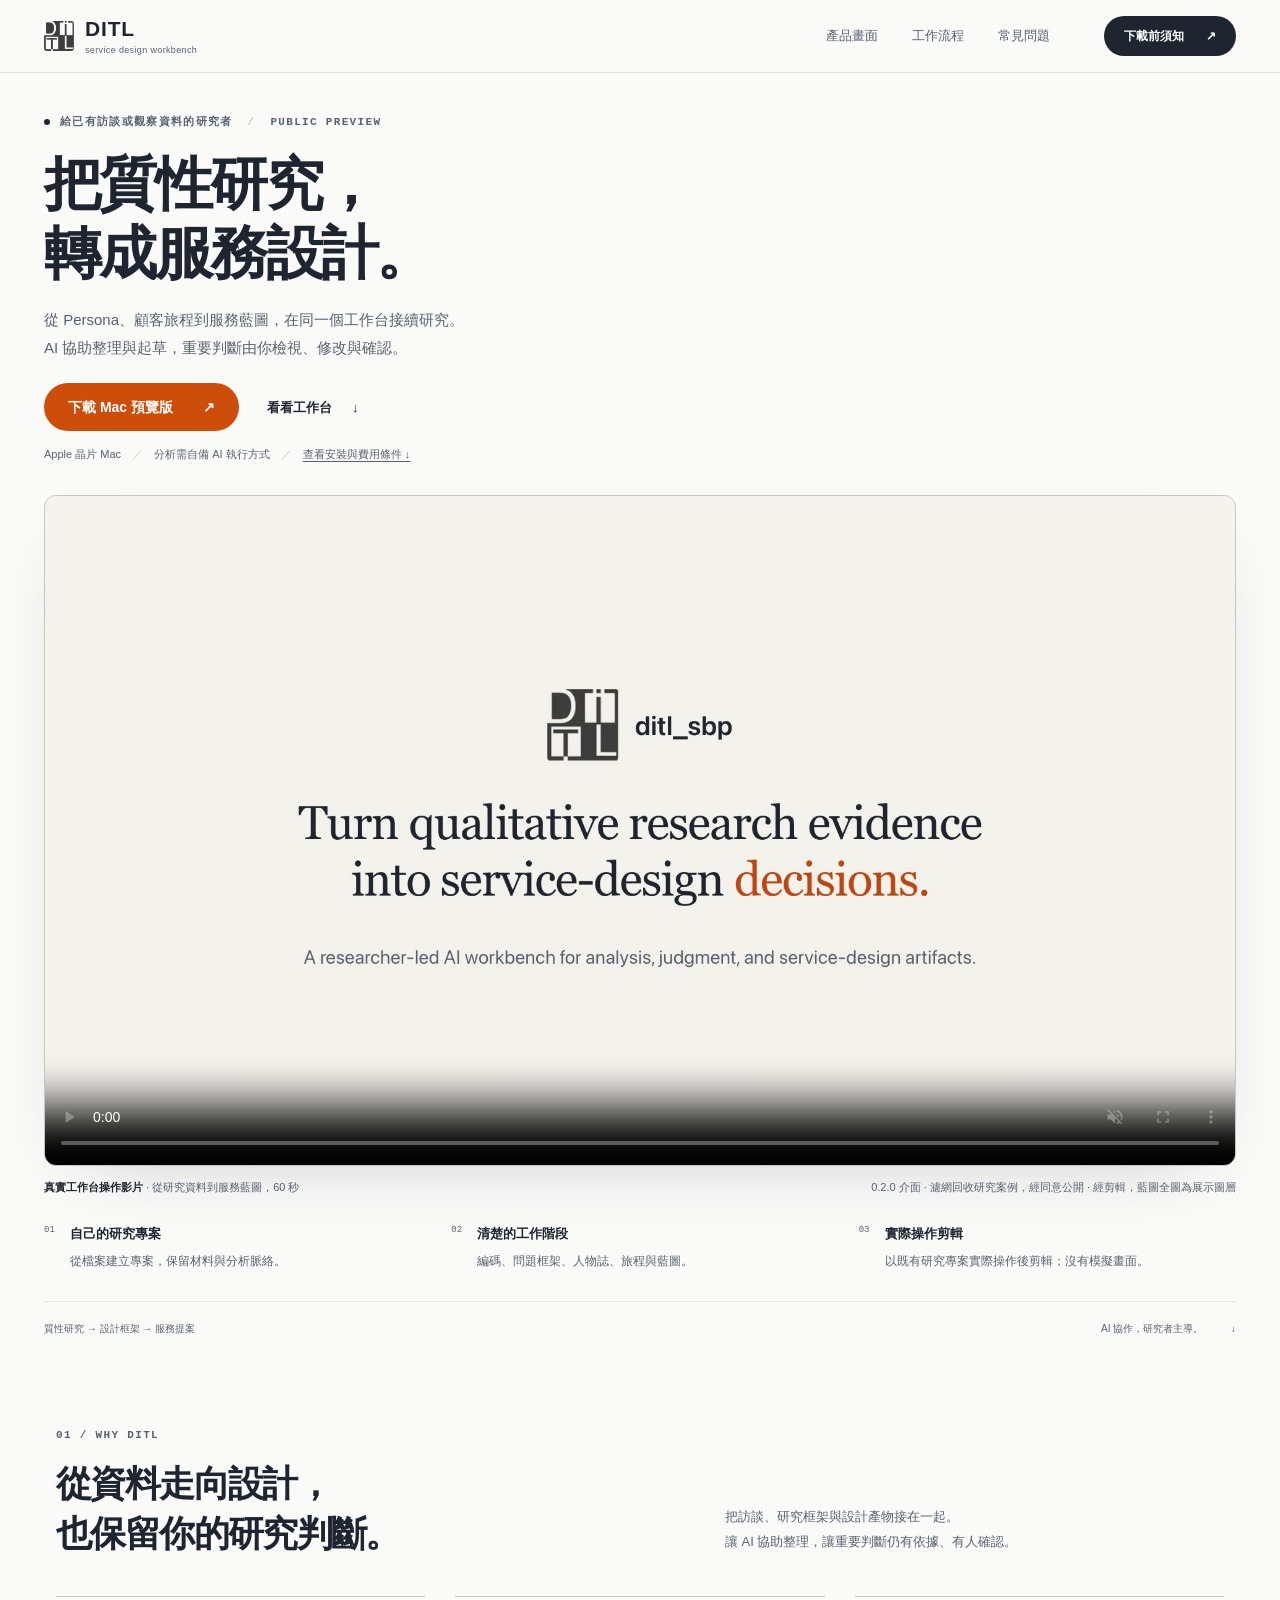
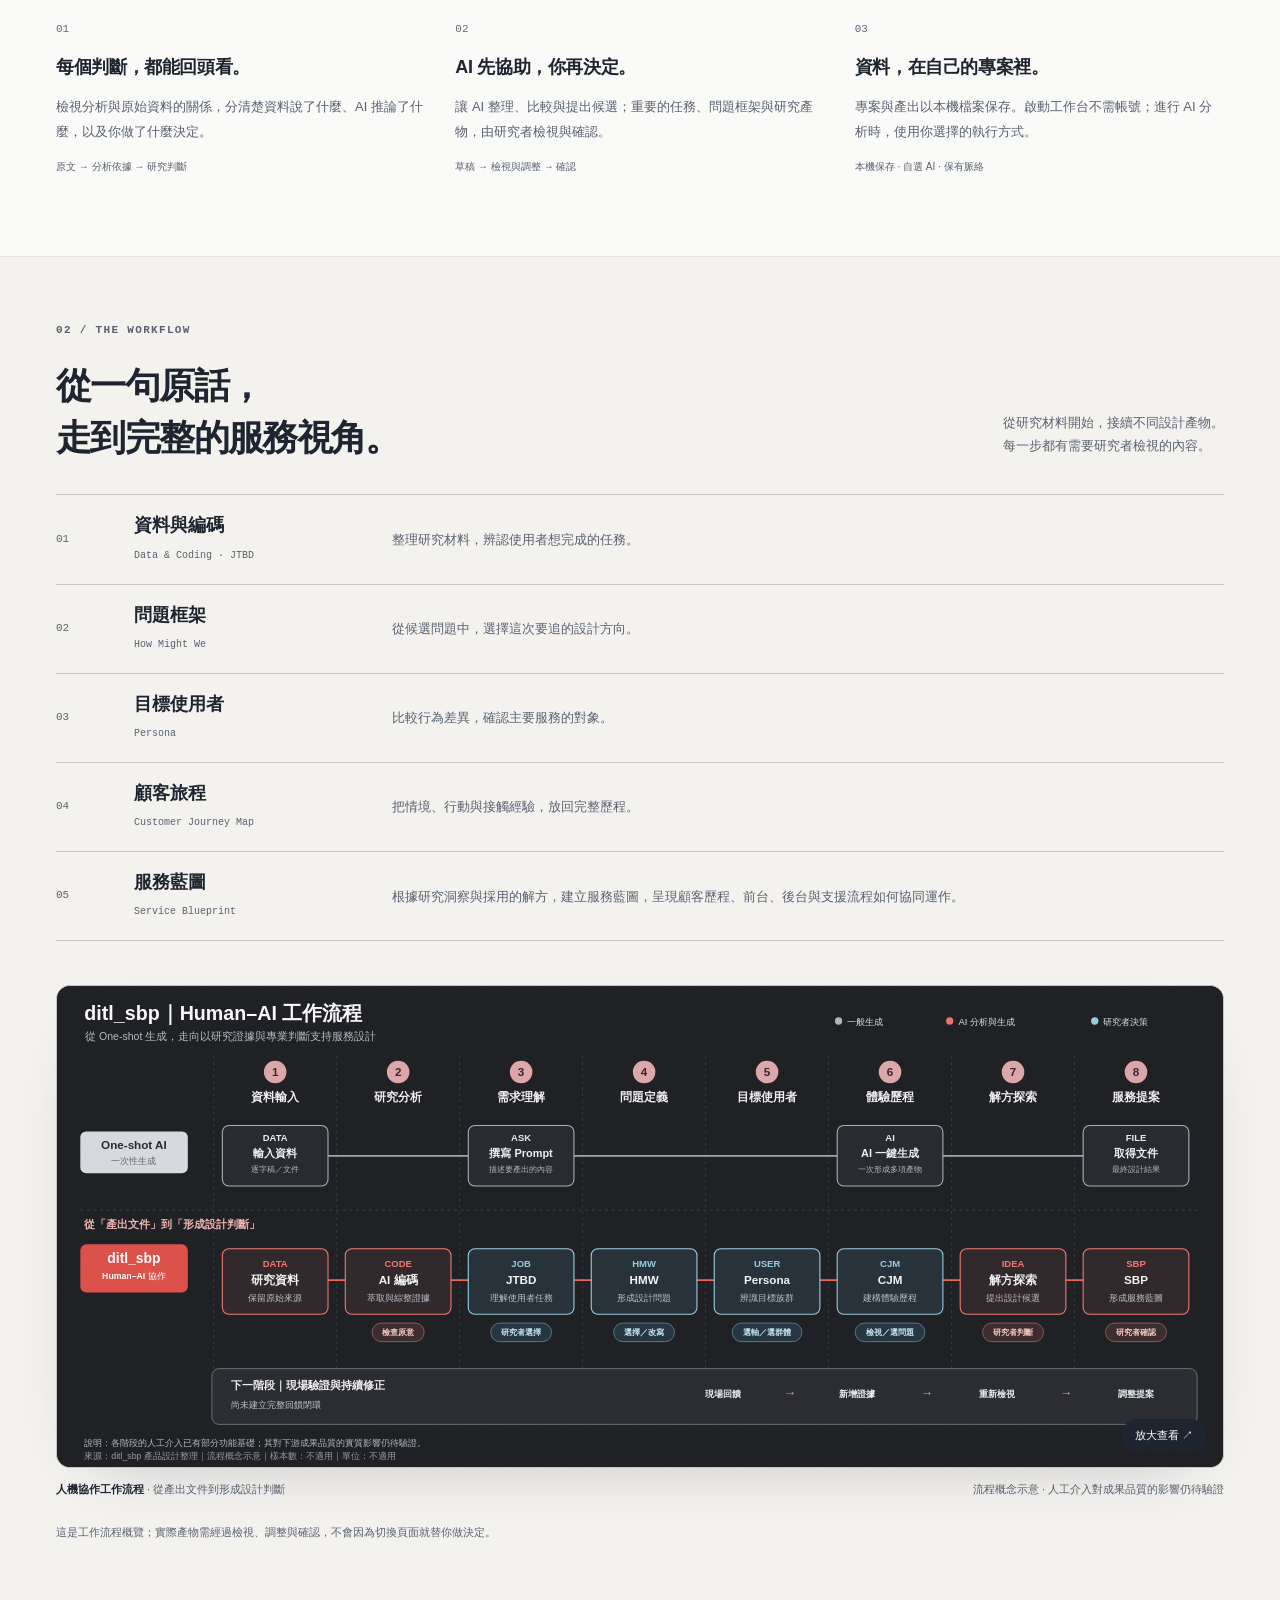
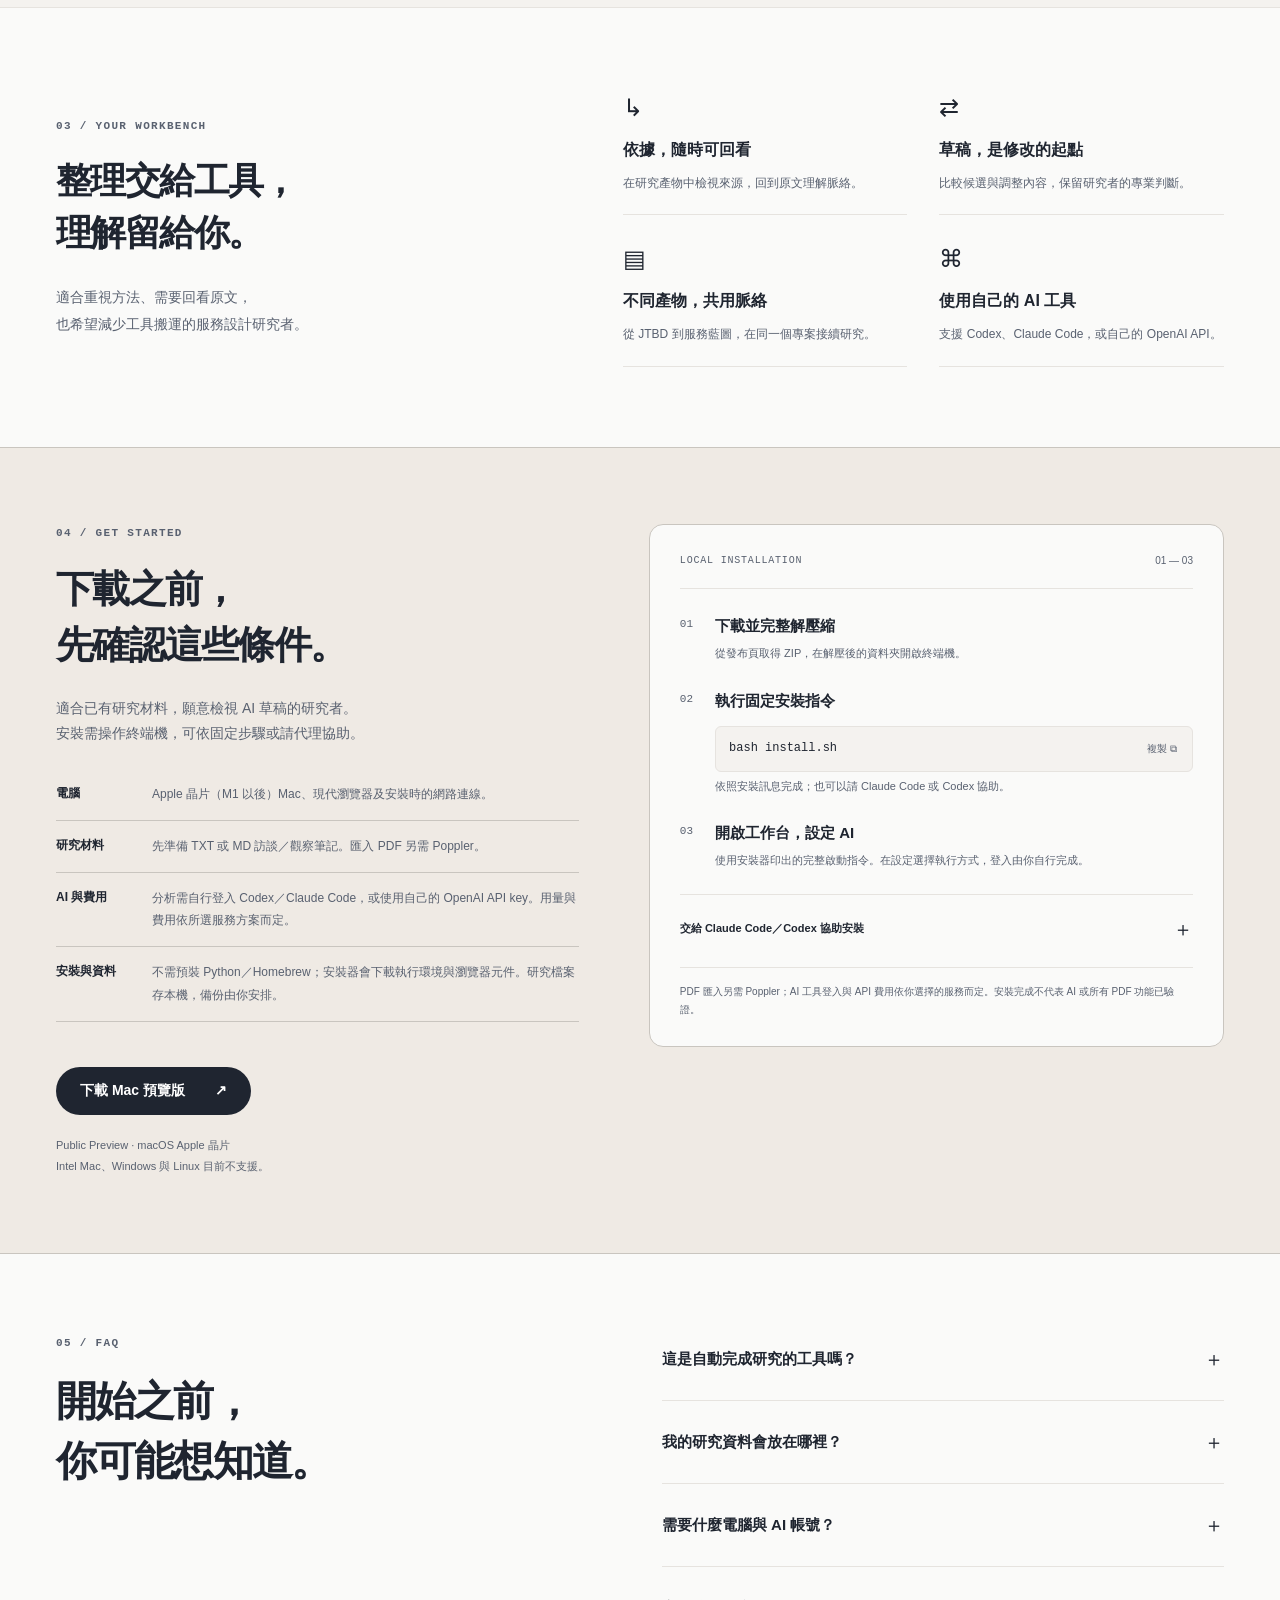
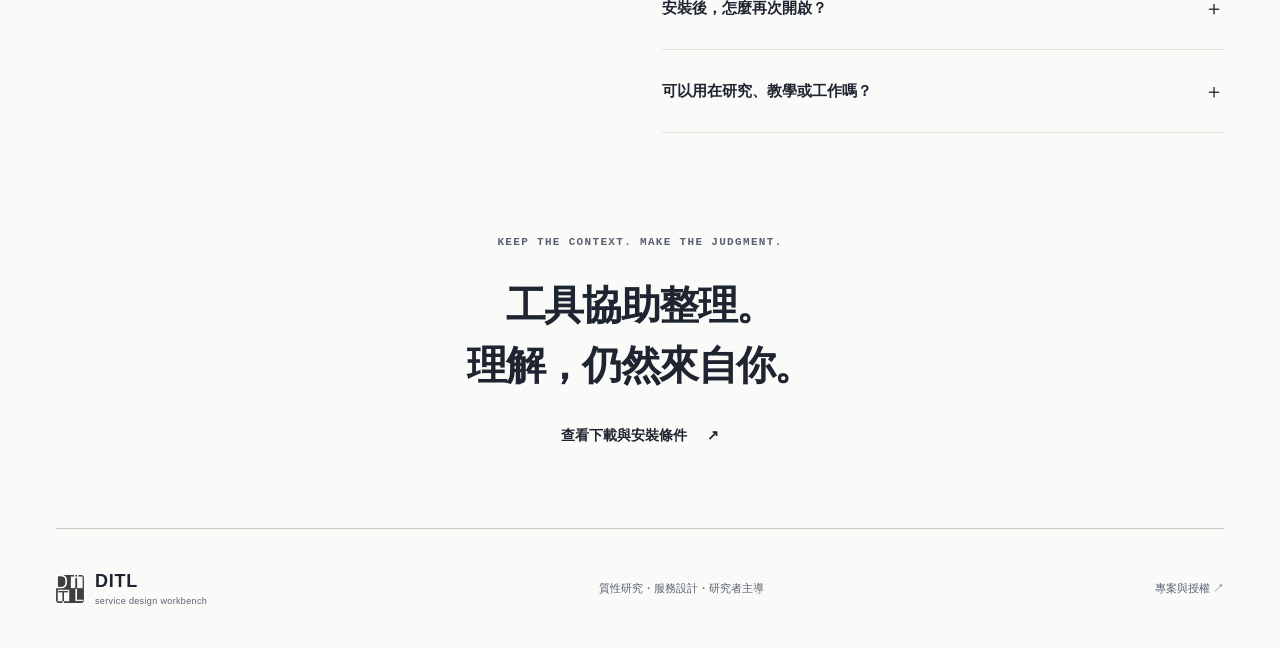
<file: index.html>
<!doctype html>
<html lang="zh-Hant">
<head>
<meta charset="utf-8"><meta name="viewport" content="width=device-width,initial-scale=1">
<meta name="description" content="DITL 服務設計研究工作台：讓 AI 協助整理質性資料、形成 HMW、Persona、顧客旅程與服務藍圖，讓研究者保有判斷與證據脈絡。">
<meta name="theme-color" content="#f4f2ef">
<title>DITL — 將質性研究轉成服務設計產物的 AI 協作工作台</title>
<link rel="icon" href="assets/favicon.png"><link rel="stylesheet" href="tokens.css"><link rel="stylesheet" href="styles.css">
<script src="app.js" defer></script>
</head>
<body>
<a class="skip" href="#main">跳到主要內容</a>
<header class="header"><div class="nav-wrap"><a class="brand" href="#" aria-label="DITL 首頁"><img src="assets/mark.png" alt="" width="30" height="30"><span>DITL<span class="brand-sub">service design workbench</span></span></a><nav aria-label="主導覽"><a href="#product">產品畫面</a><a href="#workflow">工作流程</a><a href="#faq">常見問題</a></nav><a class="button dark nav-cta" href="#start">下載前須知 <span aria-hidden="true">↗</span></a></div></header>
<main id="main">
<section class="hero wrap" aria-labelledby="hero-title">
<div class="hero-heading"><div class="eyebrow"><span class="status-dot"></span> 給已有訪談或觀察資料的研究者 <span class="divider">/</span> PUBLIC PREVIEW</div><h1 id="hero-title">把質性研究，<br>轉成服務設計。</h1><p class="hero-copy">從 Persona、顧客旅程到服務藍圖，在同一個工作台接續研究。<br>AI 協助整理與起草，重要判斷由你檢視、修改與確認。</p><div class="hero-actions"><a class="button primary" href="https://github.com/ke22/ditl-sbp/releases/latest" target="_blank" rel="noopener noreferrer">下載 Mac 預覽版 <span aria-hidden="true">↗</span></a><a class="text-link" href="#product">看看工作台 <span aria-hidden="true">↓</span></a></div><p class="compat">Apple 晶片 Mac <span>／</span> 分析需自備 AI 執行方式 <span>／</span> <a href="#start">查看安裝與費用條件 ↓</a></p></div>


<figure class="product-shot product-film" id="product">
<video id="product-film" src="assets/ditl-sbp-demo.mp4" poster="assets/ditl-sbp-demo-poster.jpg" width="1920" height="1080" controls muted loop playsinline preload="metadata" aria-label="ditl_sbp 真實工作台操作影片，60 秒，有配樂、無旁白：以濾網回收研究為例，依序查看原文與編碼、選擇使用者任務與設計問題、選軸與目標族群、檢視顧客旅程，最後呈現服務藍圖。"></video>
<figcaption><span><b>真實工作台操作影片</b> · 從研究資料到服務藍圖，60 秒</span><span>0.2.0 介面 · 濾網回收研究案例，經同意公開 · 經剪輯，藍圖全圖為展示圖層</span></figcaption>
</figure>

<div class="screen-notes"><p><span>01</span><b>自己的研究專案</b>從檔案建立專案，保留材料與分析脈絡。</p><p><span>02</span><b>清楚的工作階段</b>編碼、問題框架、人物誌、旅程與藍圖。</p><p><span>03</span><b>實際操作剪輯</b>以既有研究專案實際操作後剪輯；沒有模擬畫面。</p></div>
<div class="hero-foot"><span>質性研究 → 設計框架 → 服務提案</span><span>AI 協作，研究者主導。 <span aria-hidden="true">↓</span></span></div>
</section>

<section id="approach" class="section wrap"><div class="section-intro"><p class="eyebrow">01 / WHY DITL</p><h2>從資料走向設計，<br>也保留你的研究判斷。</h2><p>把訪談、研究框架與設計產物接在一起。<br>讓 AI 協助整理，讓重要判斷仍有依據、有人確認。</p></div><div class="principles"><article><span class="principle-num">01</span><div><h3>每個判斷，都能回頭看。</h3><p>檢視分析與原始資料的關係，分清楚資料說了什麼、AI 推論了什麼，以及你做了什麼決定。</p><span class="mini-link">原文 → 分析依據 → 研究判斷</span></div></article><article><span class="principle-num">02</span><div><h3>AI 先協助，你再決定。</h3><p>讓 AI 整理、比較與提出候選；重要的任務、問題框架與研究產物，由研究者檢視與確認。</p><span class="mini-link">草稿 → 檢視與調整 → 確認</span></div></article><article><span class="principle-num">03</span><div><h3>資料，在自己的專案裡。</h3><p>專案與產出以本機檔案保存。啟動工作台不需帳號；進行 AI 分析時，使用你選擇的執行方式。</p><span class="mini-link">本機保存 · 自選 AI · 保有脈絡</span></div></article></div></section>
<section id="workflow" class="workflow-section"><div class="wrap"><div class="section-heading"><div><p class="eyebrow">02 / THE WORKFLOW</p><h2>從一句原話，<br>走到完整的服務視角。</h2></div><p>從研究材料開始，接續不同設計產物。<br>每一步都有需要研究者檢視的內容。</p></div><div class="workflow-list"><article><span class="step-no">01</span><div><h3>資料與編碼</h3><span>Data & Coding · JTBD</span></div><p>整理研究材料，辨認使用者想完成的任務。</p></article><article><span class="step-no">02</span><div><h3>問題框架</h3><span>How Might We</span></div><p>從候選問題中，選擇這次要追的設計方向。</p></article><article><span class="step-no">03</span><div><h3>目標使用者</h3><span>Persona</span></div><p>比較行為差異，確認主要服務的對象。</p></article><article><span class="step-no">04</span><div><h3>顧客旅程</h3><span>Customer Journey Map</span></div><p>把情境、行動與接觸經驗，放回完整歷程。</p></article><article><span class="step-no">05</span><div><h3>服務藍圖</h3><span>Service Blueprint</span></div><p>根據研究洞察與採用的解方，建立服務藍圖，呈現顧客歷程、前台、後台與支援流程如何協同運作。</p></article></div><figure class="product-shot workflow-diagram"><button type="button" id="open-workflow-diagram" aria-label="放大查看人機協作工作流程圖" aria-haspopup="dialog"><img src="assets/human-ai-workflow.svg" width="3200" height="1320" alt="比較兩種工作方式的流程圖。上方是一次性生成：輸入資料、撰寫 Prompt、AI 一鍵生成、取得文件。下方是 ditl_sbp 的人機協作：研究資料、AI 編碼（研究者檢查原意）、JTBD（研究者選擇）、HMW（選擇或改寫）、Persona（選軸與群體）、CJM（檢視並選問題）、解方探索（研究者判斷）、服務藍圖（研究者確認）。底部註明現場驗證與持續修正是下一階段，尚未建立完整回饋閉環。" loading="lazy"><span class="zoom-label">放大查看 ↗</span></button><figcaption><span><b>人機協作工作流程</b> · 從產出文件到形成設計判斷</span><span>流程概念示意 · 人工介入對成果品質的影響仍待驗證</span></figcaption></figure><p class="workflow-foot">這是工作流程概覽；實際產物需經過檢視、調整與確認，不會因為切換頁面就替你做決定。</p></div></section>
<section class="section wrap making-section"><div><p class="eyebrow">03 / YOUR WORKBENCH</p><h2>整理交給工具，<br>理解留給你。</h2><p class="section-copy">適合重視方法、需要回看原文，<br>也希望減少工具搬運的服務設計研究者。</p></div><div class="feature-grid"><article><span class="feature-icon" aria-hidden="true">↳</span><h3>依據，隨時可回看</h3><p>在研究產物中檢視來源，回到原文理解脈絡。</p></article><article><span class="feature-icon" aria-hidden="true">⇄</span><h3>草稿，是修改的起點</h3><p>比較候選與調整內容，保留研究者的專業判斷。</p></article><article><span class="feature-icon" aria-hidden="true">▤</span><h3>不同產物，共用脈絡</h3><p>從 JTBD 到服務藍圖，在同一個專案接續研究。</p></article><article><span class="feature-icon" aria-hidden="true">⌘</span><h3>使用自己的 AI 工具</h3><p>支援 Codex、Claude Code，或自己的 OpenAI API。</p></article></div></section>
<section id="start" class="start-section"><div class="wrap start-grid"><div><p class="eyebrow">04 / GET STARTED</p><h2>下載之前，<br>先確認這些條件。</h2><p>適合已有研究材料，願意檢視 AI 草稿的研究者。<br>安裝需操作終端機，可依固定步驟或請代理協助。</p><dl class="requirements"><div><dt>電腦</dt><dd>Apple 晶片（M1 以後）Mac、現代瀏覽器及安裝時的網路連線。</dd></div><div><dt>研究材料</dt><dd>先準備 TXT 或 MD 訪談／觀察筆記。匯入 PDF 另需 Poppler。</dd></div><div><dt>AI 與費用</dt><dd>分析需自行登入 Codex／Claude Code，或使用自己的 OpenAI API key。用量與費用依所選服務方案而定。</dd></div><div><dt>安裝與資料</dt><dd>不需預裝 Python／Homebrew；安裝器會下載執行環境與瀏覽器元件。研究檔案存本機，備份由你安排。</dd></div></dl><a class="button dark" href="https://github.com/ke22/ditl-sbp/releases/latest" target="_blank" rel="noopener noreferrer">下載 Mac 預覽版 <span aria-hidden="true">↗</span></a><p class="compat">Public Preview · macOS Apple 晶片<br>Intel Mac、Windows 與 Linux 目前不支援。</p></div><div class="install-panel"><div class="install-heading"><span class="mono">LOCAL INSTALLATION</span><span>01 — 03</span></div><ol class="install-steps"><li><span>01</span><div><h3>下載並完整解壓縮</h3><p>從發布頁取得 ZIP，在解壓後的資料夾開啟終端機。</p></div></li><li><span>02</span><div><h3>執行固定安裝指令</h3><div class="command"><code>bash install.sh</code><button type="button" data-copy="bash install.sh" aria-label="複製安裝指令">複製 <span aria-hidden="true">⧉</span></button></div><p>依照安裝訊息完成；也可以請 Claude Code 或 Codex 協助。</p></div></li><li><span>03</span><div><h3>開啟工作台，設定 AI</h3><p>使用安裝器印出的完整啟動指令。在設定選擇執行方式，登入由你自行完成。</p></div></li></ol><details class="agent-instructions"><summary>交給 Claude Code／Codex 協助安裝 <span aria-hidden="true">＋</span></summary><p>先從發布頁下載並解壓 ZIP，再把這段指令與資料夾位置交給你的代理。</p><pre id="agent-prompt">請協助安裝這個解壓後的 ditl_sbp 發布資料夾。先讀隨附安裝說明，再在該資料夾執行 bash install.sh，確認退出碼與安裝器訊息。不要修改原始碼、讀取研究資料、建立研究專案或呼叫任何 AI／provider 測試。登入與 API key 交由我在原工具或工作台自行設定，不要索取或印出憑證。遇到錯誤請如實回報。</pre><button type="button" class="text-link" data-copy-agent>複製協助安裝指令 <span aria-hidden="true">⧉</span></button></details><p class="install-note">PDF 匯入另需 Poppler；AI 工具登入與 API 費用依你選擇的服務而定。安裝完成不代表 AI 或所有 PDF 功能已驗證。</p></div></div></section>
<section id="faq" class="section wrap faq-section"><div><p class="eyebrow">05 / FAQ</p><h2>開始之前，<br>你可能想知道。</h2></div><div class="faq-list"><details><summary>這是自動完成研究的工具嗎？<span aria-hidden="true">＋</span></summary><p>AI 協助整理、比較與形成候選，研究者負責檢視、調整與確認。工作台提供從資料到服務藍圖的工作脈絡，研究判斷仍需要你的專業。</p></details><details><summary>我的研究資料會放在哪裡？<span aria-hidden="true">＋</span></summary><p>預設在本機 <code>~/Library/Application Support/ditl_sbp/data/</code>，保存專案與分析產出。AI 分析時，相關資料會交給你選擇的 AI 執行方式處理；本機保存不代表完全離線分析。請自行安排備份。</p></details><details><summary>需要什麼電腦與 AI 帳號？<span aria-hidden="true">＋</span></summary><p>目前支援 Apple 晶片的 Mac 與現代瀏覽器。安裝與啟動工作台不需要 AI 帳號；分析時需自行登入 Codex 或 Claude Code，或設定自己的 OpenAI API key。各服務的授權、用量與費用依其方案而定。</p></details><details><summary>安裝後，怎麼再次開啟？<span aria-hidden="true">＋</span></summary><p>使用安裝器提供的完整路徑指令啟動；預設為 <code>"$HOME/.local/bin/ditl-sbp" start</code>。工作台在瀏覽器使用，終端機以 Ctrl-C 結束；只關閉瀏覽器不會停止伺服器。各版本提供的啟動入口可能不同，請以下載版本隨附說明為準。</p></details><details><summary>可以用在研究、教學或工作嗎？<span aria-hidden="true">＋</span></summary><p>目前專案授權允許下載、安裝並用於研究、教學與工作，但不允許修改或轉傳。請閱讀發布版本隨附的完整 LICENSE；如需分享，請提供官方下載頁連結。</p></details></div></section>
<section class="closing wrap"><p class="eyebrow">KEEP THE CONTEXT. MAKE THE JUDGMENT.</p><h2>工具協助整理。<br>理解，仍然來自你。</h2><a class="text-link" href="#start">查看下載與安裝條件 <span aria-hidden="true">↗</span></a></section>
</main><footer class="footer wrap"><a class="brand" href="#"><img src="assets/mark.png" alt="" width="28" height="28"><span>DITL<span class="brand-sub">service design workbench</span></span></a><span>質性研究・服務設計・研究者主導</span><a href="https://github.com/ke22/ditl-sbp" target="_blank" rel="noopener noreferrer">專案與授權 <span aria-hidden="true">↗</span></a></footer><dialog class="image-dialog" id="workflow-diagram-dialog" aria-labelledby="workflow-dialog-title"><div class="image-dialog-head"><h2 id="workflow-dialog-title">ditl_sbp · Human–AI 工作流程</h2><button type="button" id="close-workflow-diagram" aria-label="關閉放大畫面">關閉 ×</button></div><div class="image-scroll workflow-scroll"><img src="assets/human-ai-workflow.svg" width="3200" height="1320" alt="比較兩種工作方式的流程圖。上方是一次性生成：輸入資料、撰寫 Prompt、AI 一鍵生成、取得文件。下方是 ditl_sbp 的人機協作：研究資料、AI 編碼（研究者檢查原意）、JTBD（研究者選擇）、HMW（選擇或改寫）、Persona（選軸與群體）、CJM（檢視並選問題）、解方探索（研究者判斷）、服務藍圖（研究者確認）。底部註明現場驗證與持續修正是下一階段，尚未建立完整回饋閉環。"></div><p>流程概念示意；各階段的人工介入已有部分功能基礎，對下游成果品質的實質影響仍待驗證。</p></dialog><div role="status" aria-live="polite" class="toast" id="toast"></div>
</body></html>
</file>
<file: tokens.css>
/* Generated from design-system/desktop-workbench.yaml. Run python3 website/build_assets.py. */
:root {
  --surface-app: #f4f2ef;
  --surface-work: #fafaf9;
  --surface-raised: #ffffff;
  --surface-overlay: #ffffff;
  --surface-selected: #efeae4;
  --surface-hover: #f5f2ee;
  --text-primary: #1f2530;
  --text-secondary: #596170;
  --text-muted: #626b78;
  --text-inverse: #ffffff;
  --text-link: #1f2530;
  --border-subtle: #e6e3df;
  --border-strong: #c9c5bf;
  --border-selected: #cc4e0a;
  --border-warning: #8e3b5e;
  --action-primary-bg: #cc4e0a;
  --action-primary-text: #ffffff;
  --action-secondary-bg: #ffffff;
  --action-secondary-text: #1f2530;
  --action-destructive: #a33a3a;
  --action-dark-bg: #1f2530;
  --action-dark-hover: #33476a;
  --accent-bg: #cc4e0a;
  --accent-hover: #b84508;
  --accent-tint: #fbede4;
  --accent-text: #ffffff;
  --status-neutral: #69717f;
  --status-processing: #526b95;
  --status-pending: #8e3b5e;
  --status-confirmed: #3e6558;
  --status-failed: #a33a3a;
  --status-pending-surface: #f6ecf1;
  --status-failed-surface: #fbefef;
  --radius-component: 12px;
  --radius-floating: 18px;
  --radius-card: 14px;
  --radius-pill: 999px;
}
</file>
<file: styles.css>
*{box-sizing:border-box}
html{scroll-behavior:smooth;scroll-padding-top:96px}
body{margin:0;background:var(--surface-work);color:var(--text-primary);font-family:-apple-system,BlinkMacSystemFont,"PingFang TC","Noto Sans TC",sans-serif;font-size:15px;line-height:1.8;-webkit-font-smoothing:antialiased}
a{color:inherit;text-decoration:none}
button{font:inherit;color:inherit;cursor:pointer}
button,a,summary{-webkit-tap-highlight-color:transparent}
:focus-visible{outline:2px solid var(--accent-bg);outline-offset:5px}
h1,h2,h3,p{margin:0}
h1,h2,h3{font-weight:600}
button{border:0}
::selection{background:var(--surface-selected)}
.wrap{width:min(1184px,calc(100% - 112px));margin-inline:auto}
.mono,.eyebrow,.step-no,.principle-num{font-family:ui-monospace,SFMono-Regular,Menlo,monospace}
.eyebrow{font-size:11px;letter-spacing:.12em;line-height:1.7;color:var(--text-secondary);font-weight:600}
.skip{position:fixed;top:-100px;left:20px;z-index:100;background:var(--text-primary);color:white;padding:12px}
.skip:focus{top:10px}
.header{position:sticky;top:0;z-index:20;background:color-mix(in srgb,var(--surface-work) 95%,transparent);backdrop-filter:blur(16px);border-bottom:1px solid var(--border-subtle)}
.nav-wrap{max-width:1384px;margin:auto;min-height:80px;padding:0 44px;display:flex;align-items:center;justify-content:space-between;gap:30px}
.brand{display:flex;align-items:center;gap:11px;font-size:21px;font-weight:700;line-height:1.3;letter-spacing:.04em}
.brand img{object-fit:contain;border-radius:3px}
.brand-sub{display:block;font-size:9px;font-weight:400;letter-spacing:.04em;color:var(--text-secondary);margin-top:3px}
.header nav{display:flex;gap:34px;margin-left:auto;margin-right:24px;font-size:13px;color:var(--text-secondary)}
.header nav a:hover{color:var(--text-primary)}
.button{display:inline-flex;align-items:center;justify-content:center;gap:30px;min-height:48px;padding:11px 24px;border-radius:var(--radius-pill);font-size:14px;font-weight:600;line-height:1.4;transition:background .2s,transform .2s}
.button:hover{transform:translateY(-2px)}
.button.primary{background:var(--action-primary-bg);color:var(--action-primary-text)}
.button.primary:hover{background:var(--accent-hover)}
.button.dark{background:var(--action-dark-bg);color:var(--text-inverse)}
.button.dark:hover{background:var(--action-dark-hover)}
.nav-cta{min-height:40px;padding:9px 20px;font-size:12px;gap:22px}
.hero{position:relative;padding-top:86px}
.hero-heading{max-width:840px}
.hero .eyebrow{display:flex;align-items:center;gap:10px}
.status-dot{display:inline-block;width:6px;height:6px;background:var(--text-primary);border-radius:50%;flex-shrink:0}
.divider{margin-inline:5px;color:var(--border-strong)}
h1{font-size:clamp(52px,5.8vw,82px);line-height:1.22;letter-spacing:-.055em;margin-top:25px;font-weight:600}
.hero-copy{color:var(--text-secondary);font-size:17px;line-height:1.95;margin-top:28px}

.hero-actions{display:flex;align-items:center;gap:30px;margin-top:30px}
.text-link{display:inline-flex;align-items:center;gap:20px;font-size:13px;font-weight:600;background:transparent;padding:4px 0;border:0}
.text-link:hover{text-decoration:underline;text-underline-offset:5px}
.compat{font-size:11px;line-height:1.9;color:var(--text-secondary);margin-top:20px}
.compat span{margin-inline:8px;color:var(--border-strong)}




.hero-foot{display:flex;justify-content:space-between;padding:19px 0 0;font-size:10px;color:var(--text-secondary)}
.hero-foot>span:last-child>span{margin-left:25px}
.section{padding-top:116px;padding-bottom:116px}
.section-intro h2,.section-heading h2,.making-section h2,.start-section h2,.faq-section h2{font-size:clamp(30px,3.2vw,43px);line-height:1.45;letter-spacing:-.045em;margin-top:20px}
.section-intro>p:last-child,.section-copy{font-size:14px;color:var(--text-secondary);line-height:1.95;margin-top:24px}
#approach{display:grid;grid-template-columns:1fr 1fr;gap:100px}
.principles article{display:flex;gap:24px;padding:25px 0;border-bottom:1px solid var(--border-subtle)}
.principles article:first-child{padding-top:8px}
.principle-num{font-size:11px;color:var(--text-muted);padding-top:3px}
.principles h3{font-size:19px;letter-spacing:-.02em}
.principles p{font-size:13px;color:var(--text-secondary);margin-top:10px;line-height:1.95}
.mini-link{display:block;font-size:10px;color:var(--text-secondary);margin-top:14px}
.workflow-section{background:var(--surface-app);border-block:1px solid var(--border-subtle);padding:87px 0}
.section-heading{display:flex;justify-content:space-between;align-items:flex-end;gap:25px}
.section-heading>p{font-size:13px;color:var(--text-secondary);padding-bottom:7px}
.workflow-list{margin-top:48px;border-top:1px solid var(--border-strong)}
.workflow-list>article{display:grid;grid-template-columns:60px 240px 1fr 35px;gap:18px;align-items:center;padding:25px 14px 25px 0;border-bottom:1px solid var(--border-strong);transition:padding .2s,background .2s}
.workflow-list>article:hover{padding-left:16px;background:var(--surface-hover)}
.step-no{font-size:11px;color:var(--text-secondary)}
.workflow-list h3{font-size:20px;line-height:1.4}
.workflow-list div>span{font-family:ui-monospace,monospace;font-size:10px;color:var(--text-secondary)}
.workflow-list p{font-size:13px;color:var(--text-secondary)}
.step-link{font-size:21px;text-align:right}
.workflow-foot{font-size:11px;color:var(--text-secondary);margin-top:23px}
.making-section{display:grid;grid-template-columns:.9fr 1.1fr;gap:90px}
.feature-grid{display:grid;grid-template-columns:1fr 1fr;gap:32px}
.feature-grid article{padding:5px 0 20px;border-bottom:1px solid var(--border-subtle)}
.feature-icon{display:block;font-size:27px;font-weight:400;line-height:1;margin-bottom:21px}
.feature-grid h3{font-size:16px}
.feature-grid p{font-size:12px;color:var(--text-secondary);margin-top:8px}
.start-section{background:var(--surface-selected);padding:90px 0}
.start-grid{display:grid;grid-template-columns:1fr 1.1fr;gap:95px}
.start-grid>div:first-child>p:not(.eyebrow):not(.compat){font-size:14px;color:var(--text-secondary);margin-top:23px}
.start-grid .button{margin-top:30px}
.install-panel{background:var(--surface-work);border:1px solid var(--border-strong);border-radius:var(--radius-card);padding:27px 30px}
.install-heading{display:flex;justify-content:space-between;border-bottom:1px solid var(--border-subtle);padding-bottom:18px;font-size:10px;color:var(--text-secondary)}
.install-heading .mono{letter-spacing:.08em}
.install-steps{list-style:none;padding:0;margin:0}
.install-steps li{display:flex;gap:22px;padding-top:23px}
.install-steps li>span{font-family:ui-monospace,monospace;font-size:11px;color:var(--text-secondary);padding-top:3px}
.install-steps li>div{min-width:0;flex:1}
.install-steps h3{font-size:15px}
.install-steps p{font-size:11px;color:var(--text-secondary);margin-top:5px}
.command{display:flex;justify-content:space-between;align-items:center;gap:10px;background:var(--surface-app);border:1px solid var(--border-subtle);border-radius:6px;margin-top:12px;padding:11px 13px}
.command code{font-size:12px}
.command button{font-size:10px;color:var(--text-secondary);background:none;padding:2px}
.agent-instructions{margin-top:23px;border-top:1px solid var(--border-subtle);padding-top:16px}
.agent-instructions summary{font-size:11px}
.agent-instructions p,.agent-instructions pre{font-size:11px;line-height:1.9;color:var(--text-secondary);margin-top:12px}
.agent-instructions pre{white-space:pre-wrap;word-break:break-word;background:var(--surface-app);padding:14px;border-radius:6px;font-family:inherit}
.install-note{font-size:10px;line-height:1.8;color:var(--text-secondary);margin-top:20px;border-top:1px solid var(--border-subtle);padding-top:15px}
.faq-section{display:grid;grid-template-columns:1fr 1.1fr;gap:95px}
.faq-list details{border-bottom:1px solid var(--border-subtle);padding:23px 0}
.faq-list details:first-child{padding-top:7px}
summary{cursor:pointer;display:flex;justify-content:space-between;align-items:center;gap:25px;list-style:none;font-size:15px;font-weight:600}
summary::-webkit-details-marker{display:none}
summary>span{font-weight:400;font-size:20px;transition:transform .2s}
details[open]>summary>span{transform:rotate(45deg)}
.faq-list details p{font-size:13px;color:var(--text-secondary);line-height:2;padding:16px 26px 0 0}
.faq-list code{font-size:11px;overflow-wrap:anywhere}
.closing{text-align:center;padding:50px 0 110px}
.closing h2{font-size:clamp(32px,4vw,52px);line-height:1.5;letter-spacing:-.04em;margin:24px 0}
.closing .text-link{font-size:14px}
.footer{display:flex;justify-content:space-between;align-items:center;gap:20px;border-top:1px solid var(--border-strong);min-height:120px}
.footer>span,.footer>a:last-child{font-size:11px;color:var(--text-secondary)}
.footer .brand{font-size:18px}
.toast{position:fixed;bottom:28px;left:50%;transform:translate(-50%,20px);background:var(--text-primary);color:var(--text-inverse);border-radius:var(--radius-pill);padding:10px 24px;font-size:13px;opacity:0;pointer-events:none;transition:opacity .2s,transform .2s;z-index:40;max-width:90vw;text-align:center}
.toast.show{opacity:1;transform:translate(-50%,0)}
@media(min-width:1600px){
.hero{padding-top:104px}
}
@media(max-width:1050px){
.wrap{width:calc(100% - 72px)}


h1{font-size:66px}
#approach,.making-section,.start-grid,.faq-section{gap:50px}
.workflow-list>article{grid-template-columns:42px 195px 1fr 25px}
.header nav{gap:20px;margin-right:0}
.nav-wrap{padding-inline:30px}
.hero-copy{font-size:16px}
}
@media(max-width:760px){
html{scroll-padding-top:82px}
.wrap{width:calc(100% - 40px)}
.nav-wrap{padding:0 20px;min-height:68px;gap:12px}
.header nav{display:none}
.brand{font-size:19px}
.nav-cta{font-size:11px;gap:16px;min-height:37px;padding:8px 16px}
.hero{padding-top:51px}
.hero .eyebrow{font-size:9px;gap:7px}
.hero .divider{margin-inline:0}

h1{font-size:57px;margin-top:25px;line-height:1.25}
.hero-copy{font-size:15px;margin-top:23px}

.hero-actions{gap:22px;margin-top:25px}
.button{min-height:46px;padding:11px 21px;font-size:13px;gap:25px}
.text-link{font-size:12px;gap:13px}
.compat{font-size:9px;line-height:2}
.compat span{margin-inline:2px}
.hero-foot{font-size:8px;gap:15px;padding-top:15px}
.hero-foot>span:last-child>span{margin-left:5px}
.section{padding-top:72px;padding-bottom:72px}
#approach,.making-section,.start-grid,.faq-section{grid-template-columns:1fr;gap:36px}
.section-intro h2,.section-heading h2,.making-section h2,.start-section h2,.faq-section h2{font-size:31px;line-height:1.5;margin-top:15px}
.section-intro>p:last-child,.section-copy{font-size:13px;margin-top:18px}
.principles article{gap:20px;padding:24px 0}
.principles h3{font-size:18px}
.principles p{font-size:12px}
.workflow-section{padding:65px 0}
.section-heading{display:block}
.section-heading>p{margin-top:20px;font-size:12px}
.workflow-list{margin-top:30px}
.workflow-list>article{grid-template-columns:26px 1fr 20px;gap:12px;padding:21px 0}
.workflow-list h3{font-size:19px}
.workflow-list p{grid-column:2;grid-row:2;font-size:11px;margin-top:-7px}
.step-link{grid-column:3;grid-row:1;font-size:20px}
.step-no{font-size:10px}
.workflow-list div>span{font-size:9px}
.workflow-foot{font-size:10px}
.feature-grid{gap:26px}
.feature-grid h3{font-size:15px}
.feature-grid p{font-size:11px}
.feature-icon{font-size:24px;margin-bottom:14px}
.start-section{padding:65px 0}
.start-grid>div:first-child>p:not(.eyebrow):not(.compat){font-size:13px}
.install-panel{padding:22px 20px}
.install-steps li{gap:17px}
.install-steps h3{font-size:14px}
.faq-list details{padding:21px 0}
.faq-list summary{font-size:14px}
.faq-list details p{font-size:12px}
.closing{padding:15px 0 70px}
.closing .eyebrow{font-size:9px;letter-spacing:.07em}
.closing h2{font-size:32px}
.footer{min-height:145px;display:grid;grid-template-columns:1fr auto;gap:0;padding-block:24px}
.footer>span{grid-column:1/-1;grid-row:2;font-size:10px;margin-top:18px}
.footer>a:last-child{font-size:10px}
.footer .brand{font-size:17px}
.footer .brand-sub{font-size:8px}
}
@media(max-width:370px){
h1{font-size:49px}
.hero .eyebrow{font-size:8px}
.hero-actions{gap:14px}
.compat{font-size:8px}
}
@media(prefers-reduced-motion:reduce){
html{scroll-behavior:auto}
*,*::before,*::after{transition:none!important;animation:none!important}
}
.hero-heading{max-width:900px}
.hero-copy{max-width:790px;font-size:16px}

.hero-foot{margin-top:34px;border-top:1px solid var(--border-subtle);padding-top:18px}
.workflow-section .workflow-list{margin-top:40px}
.requirements{margin-top:23px}
.requirements>div{display:grid;grid-template-columns:84px 1fr;gap:12px;padding:14px 0;border-bottom:1px solid var(--border-strong)}
.requirements dt{font-size:12px;font-weight:600}
.requirements dd{margin:0;font-size:12px;color:var(--text-secondary);line-height:1.9}
.compat a{text-decoration:underline;text-underline-offset:3px}
@media(max-width:1050px){
.hero-heading{max-width:720px}
.hero-copy{max-width:630px;font-size:14px}

}
@media(max-width:760px){
h1{font-size:43px;line-height:1.4}
.hero-copy{font-size:13px;line-height:2}

.hero-actions{align-items:flex-start;gap:18px;flex-wrap:wrap}
.hero-actions .text-link{padding-top:12px}
.hero .compat{font-size:9px;max-width:350px}
.hero-foot{margin-top:28px}
.requirements>div{grid-template-columns:74px 1fr}
.requirements dd{font-size:11px}
}
@media(max-width:370px){
h1{font-size:36px}
.hero-actions{gap:12px}
.hero-actions .button{font-size:12px;padding-inline:17px}
.hero-actions .text-link{font-size:11px}
}

/* Real product screenshot: never redraw the application in HTML. */
.hero{padding-top:72px}.hero-heading{max-width:900px}
.product-shot{margin:48px 0 0;scroll-margin-top:105px}
.product-shot>button{display:block;position:relative;width:100%;padding:0;overflow:hidden;border:1px solid var(--border-strong);border-radius:12px;background:var(--surface-app);text-align:left;box-shadow:0 24px 70px -45px rgba(31,37,48,.35)}
.product-shot img{display:block;width:100%;height:auto}.zoom-label{position:absolute;right:16px;bottom:15px;background:var(--text-primary);color:var(--text-inverse);border-radius:var(--radius-pill);font-size:11px;padding:7px 14px}
.product-shot figcaption{display:flex;justify-content:space-between;gap:20px;margin-top:15px;font-size:10px;color:var(--text-secondary);line-height:1.8}.product-shot figcaption b{font-weight:600;color:var(--text-primary)}
.screen-notes{display:grid;grid-template-columns:repeat(3,1fr);gap:28px;margin-top:27px}.screen-notes p{font-size:11px;color:var(--text-secondary);line-height:1.9;padding-left:26px;position:relative}.screen-notes p>span{position:absolute;left:0;top:0;font-family:ui-monospace,monospace;font-size:9px}.screen-notes b{display:block;font-size:12px;color:var(--text-primary);margin-bottom:4px}
.workflow-list>article{grid-template-columns:60px 240px 1fr}.workflow-list>article:hover{padding-left:0;background:none}
.image-dialog{width:min(1400px,94vw);max-width:94vw;max-height:90vh;border:1px solid var(--border-strong);border-radius:14px;padding:20px;background:var(--surface-work);color:var(--text-primary)}.image-dialog::backdrop{background:rgba(31,37,48,.65)}.image-dialog-head{display:flex;justify-content:space-between;align-items:center;gap:15px;margin-bottom:15px}.image-dialog h2{font-size:15px}.image-dialog-head button{border:1px solid var(--border-strong);border-radius:var(--radius-pill);background:var(--surface-raised);padding:7px 16px;font-size:12px}.image-scroll{overflow:auto;border:1px solid var(--border-subtle);border-radius:8px}.image-scroll img{display:block;width:100%;min-width:900px;height:auto}.image-dialog>p{font-size:11px;color:var(--text-secondary);margin-top:12px}
@media(max-width:1050px){.workflow-list>article{grid-template-columns:42px 195px 1fr}}
@media(max-width:760px){.hero{padding-top:46px}.product-shot{margin-top:32px}.product-shot>button{border-radius:8px}.product-shot figcaption{display:block;font-size:9px}.product-shot figcaption>span{display:block}.product-shot figcaption>span+span{margin-top:4px}.zoom-label{font-size:9px;right:10px;bottom:10px;padding:5px 10px}.screen-notes{grid-template-columns:1fr;gap:16px;margin-top:22px}.screen-notes p{font-size:11px}.hero-foot{margin-top:24px}.workflow-list>article{grid-template-columns:26px 1fr;padding-right:0}.image-dialog{padding:14px}.image-dialog h2{font-size:12px}.image-dialog-head button{font-size:11px;white-space:nowrap}.image-dialog>p{font-size:10px}.image-scroll img{min-width:900px}}

/* Editorial hierarchy: compact introduction, large product image, shorter supporting sections. */
.hero.wrap{width:min(1280px,calc(100% - 88px))}
.nav-wrap{min-height:72px}
.hero{padding-top:40px}
.hero-heading{max-width:940px}
h1{font-size:clamp(48px,4.5vw,64px);line-height:1.2;letter-spacing:-.045em;margin-top:18px}
.hero-copy{max-width:800px;font-size:15px;line-height:1.85;margin-top:18px}
.hero-actions{margin-top:22px;gap:28px}
.hero .compat{margin-top:13px;font-size:11px}
.product-shot{margin-top:30px}
.product-shot>button{border-radius:14px}
.product-shot figcaption{font-size:11px;margin-top:12px}
.screen-notes{gap:30px;margin-top:24px}
.screen-notes b{font-size:13px}
.screen-notes p{font-size:12px}
.hero-foot{margin-top:28px}
.product-detail-mobile{display:none}
#approach{display:block;padding-top:88px;padding-bottom:80px}
#approach .section-intro{display:grid;grid-template-columns:1.2fr 1fr;gap:14px 70px;align-items:end}
#approach .eyebrow{grid-column:1/-1}
#approach .section-intro h2{margin-top:0;font-size:36px;line-height:1.4}
#approach .section-intro>p:last-child{margin-top:0;font-size:13px;padding-bottom:5px}
.principles{display:grid;grid-template-columns:repeat(3,minmax(0,1fr));gap:30px;margin-top:36px}
.principles article,.principles article:first-child{display:block;border-top:1px solid var(--border-strong);border-bottom:0;padding:20px 0 0}
.principle-num{display:block;margin-bottom:12px}
.principles h3{font-size:18px}
.principles p{font-size:13px}
.workflow-section{padding:64px 0}
.workflow-section .section-heading h2{font-size:36px}
.workflow-section .workflow-list{margin-top:30px}
.workflow-list>article{padding-block:18px;gap:18px}
.workflow-list h3{font-size:18px}
.workflow-list div>span{font-size:10px}
.making-section{padding-top:80px;padding-bottom:80px;gap:75px;align-items:center}
.making-section h2{font-size:36px}
.feature-grid{gap:24px 32px}
.feature-grid article{padding-top:8px}
.feature-icon{font-size:24px;margin-bottom:16px}
.start-section{padding:76px 0;border-block:1px solid var(--border-strong)}
.start-grid{gap:70px;align-items:start}
.start-section h2{font-size:38px}
.faq-section{padding-top:80px;padding-bottom:80px}
.closing{padding-top:20px;padding-bottom:76px}
.closing h2{font-size:40px}
@media(max-width:1050px){
.hero.wrap{width:calc(100% - 64px)}
#approach .section-intro{gap:14px 40px}
.principles{gap:24px}
.principles h3{font-size:16px}
.principles p{font-size:12px}
.making-section,.start-grid{gap:45px}
}
@media(max-width:760px){
.nav-wrap{min-height:64px}
.hero.wrap{width:calc(100% - 40px)}
.hero{padding-top:30px}
.hero .eyebrow{font-size:9px;flex-wrap:wrap;gap:6px}
h1{font-size:42px;line-height:1.3;margin-top:18px}
.hero-copy{font-size:13px;line-height:1.9;margin-top:18px;max-width:430px}
.hero-copy br{display:none}
.hero-actions{margin-top:22px;gap:20px}
.hero .compat{font-size:10px;line-height:1.9;margin-top:15px}
.product-shot{margin-top:26px}
.product-shot>button{border-radius:8px}
.product-shot figcaption{font-size:10px}
.product-detail-mobile{display:block;margin:24px 0 0}
.product-detail-mobile figcaption{font-size:11px;font-weight:600;margin-bottom:10px}
.product-detail-mobile figcaption>span{display:inline-block;font-size:10px;border:1px solid var(--border-strong);border-radius:4px;padding:1px 6px;margin-right:7px;color:var(--text-secondary);font-weight:400}
.product-detail-window{position:relative;height:252px;overflow:hidden;border:1px solid var(--border-strong);border-radius:8px;background:var(--surface-work)}
.product-detail-window img{position:absolute;display:block;width:1200px;max-width:none;height:auto;left:-218px;top:-72px}
.product-detail-mobile>p{font-size:11px;color:var(--text-secondary);line-height:1.8;margin-top:9px}
.screen-notes{gap:13px;margin-top:26px}
.screen-notes p{font-size:11px}
.screen-notes b{font-size:12px}
#approach{padding-top:60px;padding-bottom:56px}
#approach .section-intro{display:block}
#approach .section-intro h2{font-size:29px;margin-top:14px}
#approach .section-intro>p:last-child{font-size:12px;margin-top:17px;padding-bottom:0}
.principles{grid-template-columns:1fr;gap:24px;margin-top:28px}
.principles article,.principles article:first-child{display:grid;grid-template-columns:25px 1fr;gap:14px;padding-top:18px}
.principle-num{margin-bottom:0;padding-top:2px}
.principles h3{font-size:17px}
.principles p{font-size:12px;margin-top:8px}
.workflow-section{padding:54px 0}
.workflow-section .section-heading h2,.making-section h2,.start-section h2{font-size:30px}
.workflow-list>article{padding-block:17px}
.workflow-list h3{font-size:17px}
.making-section{padding-top:58px;padding-bottom:58px;gap:30px}
.feature-grid{gap:24px}
.start-section{padding:58px 0}
.start-grid{gap:30px}
.faq-section{padding-top:58px;padding-bottom:58px}
.closing{padding-top:6px;padding-bottom:58px}
.closing h2{font-size:30px}
}
@media(max-width:370px){
h1{font-size:36px}
.hero .eyebrow{font-size:8px;gap:5px}
.hero-actions{gap:14px}
.hero .compat{font-size:9px}
.product-detail-window{height:245px}
}
.workflow-diagram{margin-top:44px}.workflow-diagram>button{background:var(--text-primary)}.workflow-scroll img{min-width:1600px}
.product-film video{display:block;width:100%;height:auto;aspect-ratio:16/9;border:1px solid var(--border-strong);border-radius:12px;background:var(--surface-app);box-shadow:0 24px 70px -45px rgba(31,37,48,.35)}@media(max-width:760px){.product-film video{border-radius:8px}}
</file>
